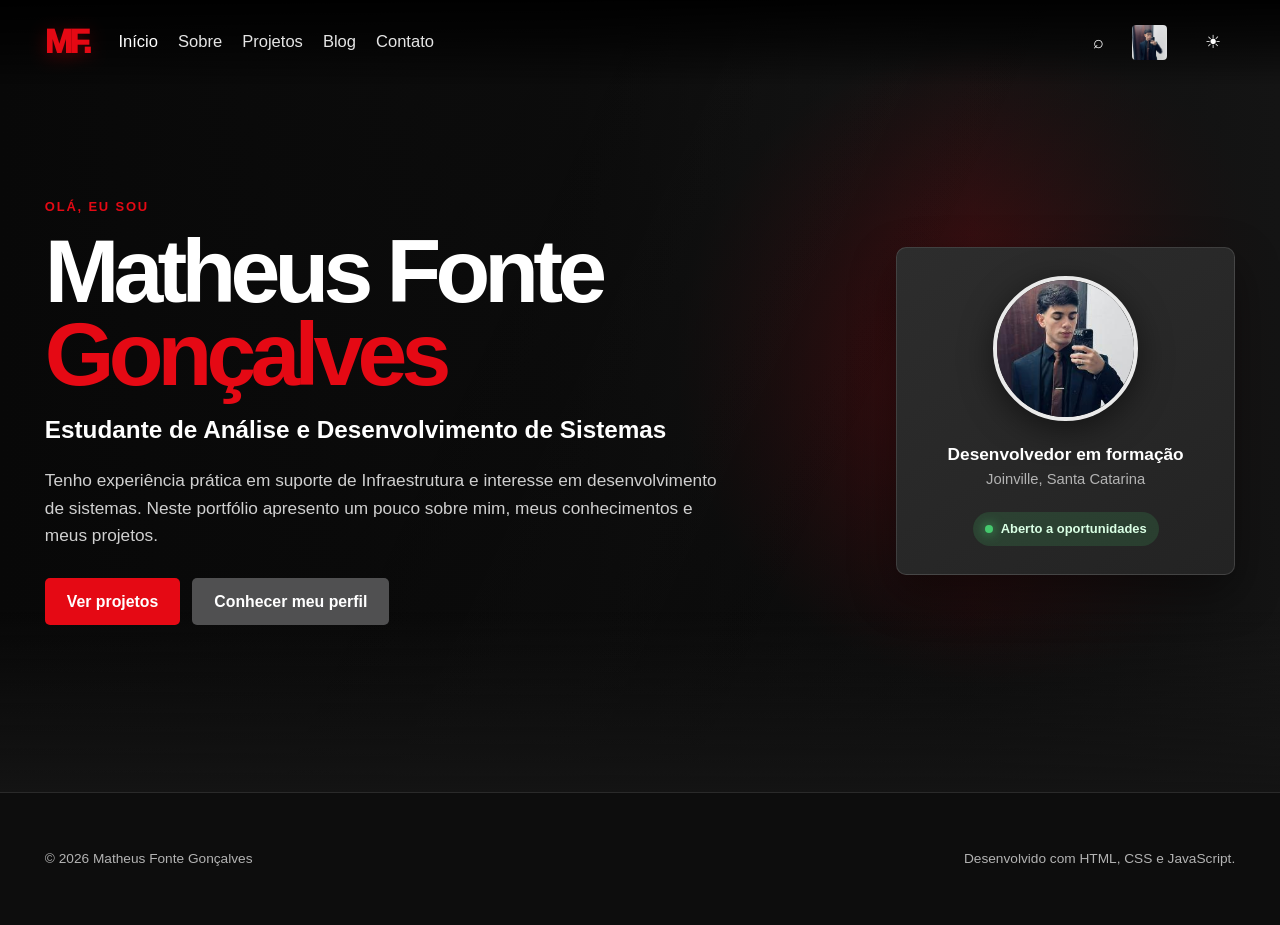
<file: index.html>
<!DOCTYPE html>
<!-- Versão final do portfólio. -->
<html lang="pt-BR">
<head>
  <meta charset="UTF-8">
  <meta name="viewport" content="width=device-width, initial-scale=1.0">
  <meta name="description" content="Portfólio de Matheus Fonte Gonçalves.">
  <title>Matheus Fonte | Portfólio</title>
  <link rel="stylesheet" href="style.css">
  <script src="script.js" defer></script>
</head>
<body>
  <header class="cabecalho">
    <nav class="navegacao container" aria-label="Navegação principal">
      <a class="logo" href="index.html">MF<span>.</span></a>
      <button class="menu-botao" type="button" aria-label="Abrir menu" aria-expanded="false">☰</button>
      <div class="menu">
        <a href="index.html" aria-current="page">Início</a>
        <a href="sobre/index.html">Sobre</a>
        <a href="projetos/index.html">Projetos</a>
        <a href="blog/index.html">Blog</a>
        <a href="contato/index.html">Contato</a>
      </div>
      <button class="tema-botao" type="button" aria-label="Alternar tema"><span class="tema-icone">☾</span></button>
    </nav>
  </header>

  <main>
    <section class="inicio container">
      <div class="inicio-texto">
        <p class="destaque">OLÁ, EU SOU</p>
        <h1>Matheus Fonte<br><span>Gonçalves</span></h1>
        <h2>Estudante de Análise e Desenvolvimento de Sistemas</h2>
        <p>
          Tenho experiência prática em suporte de Infraestrutura e interesse em
          desenvolvimento de sistemas. Neste portfólio apresento um pouco
          sobre mim, meus conhecimentos e meus projetos.
        </p>
        <div class="inicio-acoes">
          <a class="botao primario" href="projetos/index.html">Ver projetos</a>
          <a class="botao secundario" href="sobre/index.html">Conhecer meu perfil</a>
        </div>
      </div>

      <div class="cartao-perfil">
        <div class="avatar">
          <img src="assets/foto-github-matheus.png" alt="Foto de Matheus Fonte Gonçalves">
        </div>
        <strong>Desenvolvedor em formação</strong>
        <span>Joinville, Santa Catarina</span>
        <div class="status"><i></i> Aberto a oportunidades</div>
      </div>
    </section>
  </main>

  <footer>
    <div class="container">
      <span>© <span id="ano"></span> Matheus Fonte Gonçalves</span>
      <span>Desenvolvido com HTML, CSS e JavaScript.</span>
    </div>
  </footer>
</body>
</html>
</file>
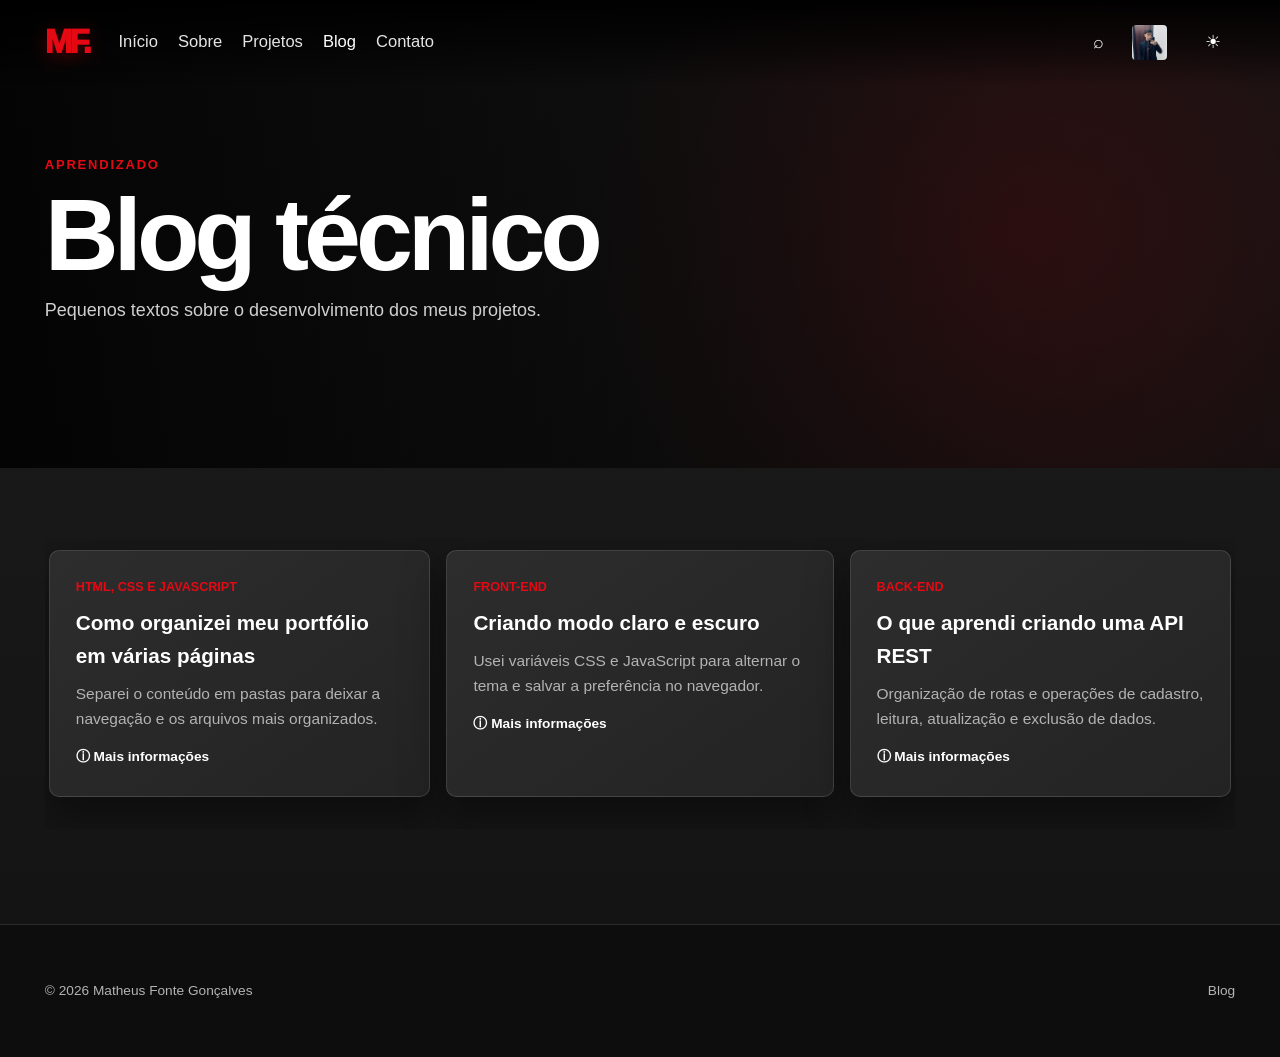
<file: blog/index.html>
<!DOCTYPE html>
<!-- Versão final do portfólio. -->
<html lang="pt-BR">
<head>
  <meta charset="UTF-8">
  <meta name="viewport" content="width=device-width, initial-scale=1.0">
  <title>Blog | Matheus Fonte</title>
  <link rel="stylesheet" href="../style.css">
  <script src="../script.js" defer></script>
</head>
<body>
  <header class="cabecalho">
    <nav class="navegacao container">
      <a class="logo" href="../index.html">MF<span>.</span></a>
      <button class="menu-botao" type="button" aria-label="Abrir menu" aria-expanded="false">☰</button>
      <div class="menu">
        <a href="../index.html">Início</a>
        <a href="../sobre/index.html">Sobre</a>
        <a href="../projetos/index.html">Projetos</a>
        <a href="index.html" aria-current="page">Blog</a>
        <a href="../contato/index.html">Contato</a>
      </div>
      <button class="tema-botao" type="button" aria-label="Alternar tema"><span class="tema-icone">☾</span></button>
    </nav>
  </header>

  <main>
    <section class="pagina-topo container">
      <p class="secao-etiqueta">APRENDIZADO</p>
      <h1>Blog técnico</h1>
      <p>Pequenos textos sobre o desenvolvimento dos meus projetos.</p>
    </section>
    <section class="secao fundo-alternativo">
      <div class="container blog-grid">
        <article class="blog-card">
          <span>HTML, CSS E JAVASCRIPT</span>
          <h2>Como organizei meu portfólio em várias páginas</h2>
          <p>Separei o conteúdo em pastas para deixar a navegação e os arquivos mais organizados.</p>
        </article>
        <article class="blog-card">
          <span>FRONT-END</span>
          <h2>Criando modo claro e escuro</h2>
          <p>Usei variáveis CSS e JavaScript para alternar o tema e salvar a preferência no navegador.</p>
        </article>
        <article class="blog-card">
          <span>BACK-END</span>
          <h2>O que aprendi criando uma API REST</h2>
          <p>Organização de rotas e operações de cadastro, leitura, atualização e exclusão de dados.</p>
        </article>
      </div>
    </section>
  </main>

  <footer><div class="container"><span>© <span id="ano"></span> Matheus Fonte Gonçalves</span><span>Blog</span></div></footer>
</body>
</html>
</file>
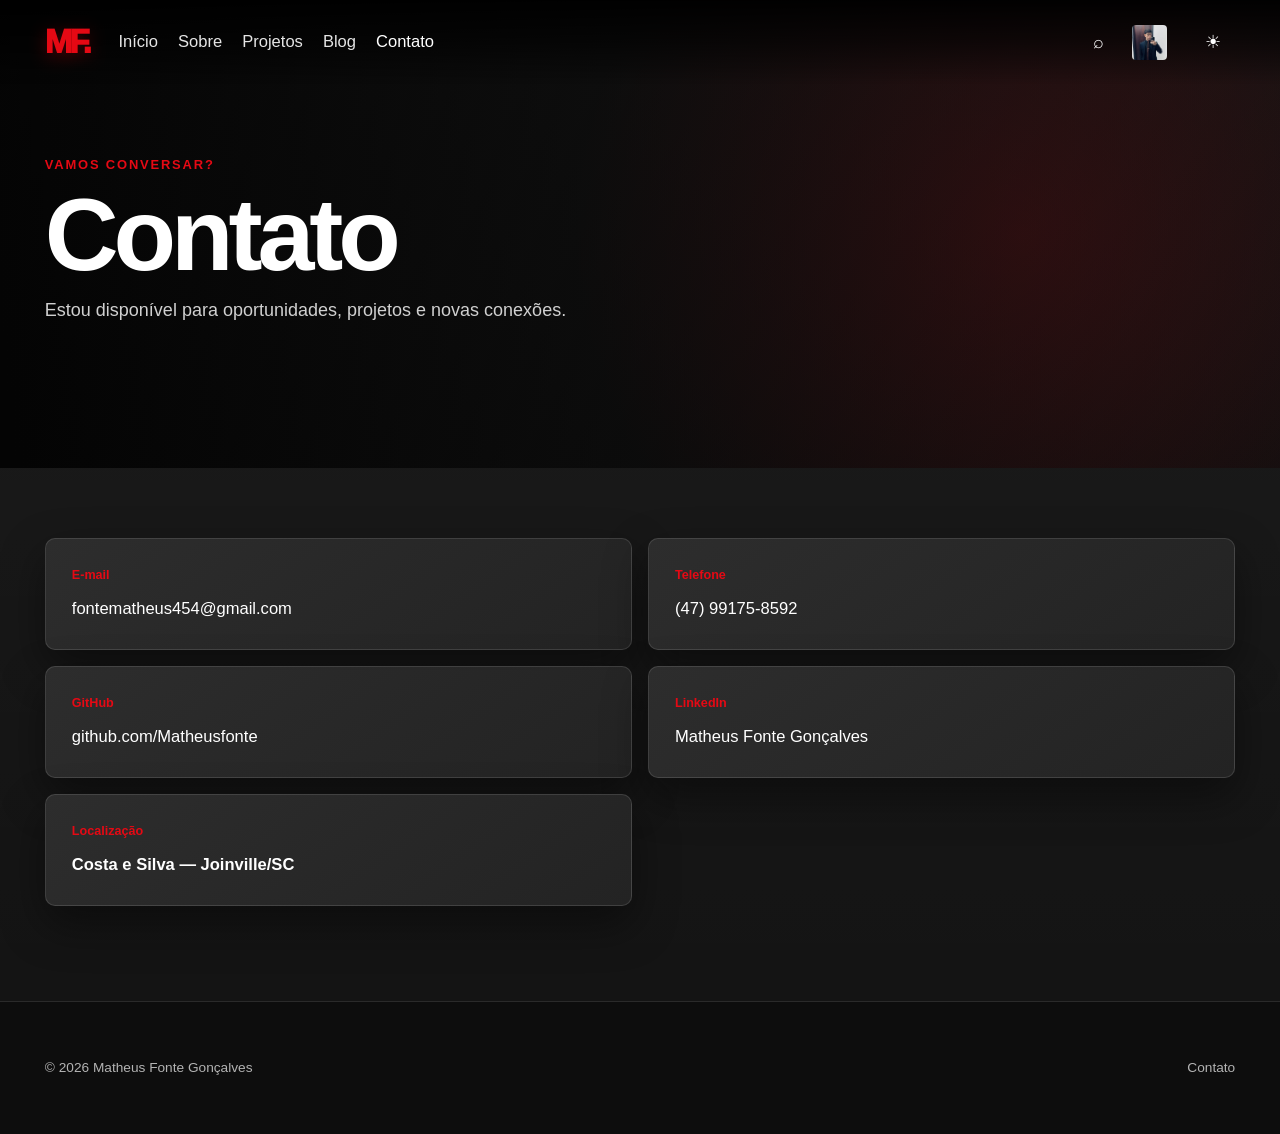
<file: contato/index.html>
<!DOCTYPE html>
<!-- Versão final do portfólio. -->
<html lang="pt-BR">
<head>
  <meta charset="UTF-8">
  <meta name="viewport" content="width=device-width, initial-scale=1.0">
  <title>Contato | Matheus Fonte</title>
  <link rel="stylesheet" href="../style.css">
  <script src="../script.js" defer></script>
</head>
<body>
  <header class="cabecalho">
    <nav class="navegacao container">
      <a class="logo" href="../index.html">MF<span>.</span></a>
      <button class="menu-botao" type="button" aria-label="Abrir menu" aria-expanded="false">☰</button>
      <div class="menu">
        <a href="../index.html">Início</a>
        <a href="../sobre/index.html">Sobre</a>
        <a href="../projetos/index.html">Projetos</a>
        <a href="../blog/index.html">Blog</a>
        <a href="index.html" aria-current="page">Contato</a>
      </div>
      <button class="tema-botao" type="button" aria-label="Alternar tema"><span class="tema-icone">☾</span></button>
    </nav>
  </header>

  <main>
    <section class="pagina-topo container">
      <p class="secao-etiqueta">VAMOS CONVERSAR?</p>
      <h1>Contato</h1>
      <p>Estou disponível para oportunidades, projetos e novas conexões.</p>
    </section>
    <section class="secao fundo-alternativo">
      <div class="container contato-pagina">
        <article>
          <span>E-mail</span>
          <a href="mailto:fontematheus454@gmail.com">fontematheus454@gmail.com</a>
        </article>
        <article>
          <span>Telefone</span>
          <a href="tel:+5547991758592">(47) 99175-8592</a>
        </article>
        <article>
          <span>GitHub</span>
          <a href="https://github.com/Matheusfonte" target="_blank" rel="noopener noreferrer">github.com/Matheusfonte</a>
        </article>
        <article>
          <span>LinkedIn</span>
          <a href="https://www.linkedin.com/in/matheus-fonte-goncalves" target="_blank" rel="noopener noreferrer">Matheus Fonte Gonçalves</a>
        </article>
        <article>
          <span>Localização</span>
          <strong>Costa e Silva — Joinville/SC</strong>
        </article>
      </div>
    </section>
  </main>

  <footer><div class="container"><span>© <span id="ano"></span> Matheus Fonte Gonçalves</span><span>Contato</span></div></footer>
</body>
</html>
</file>
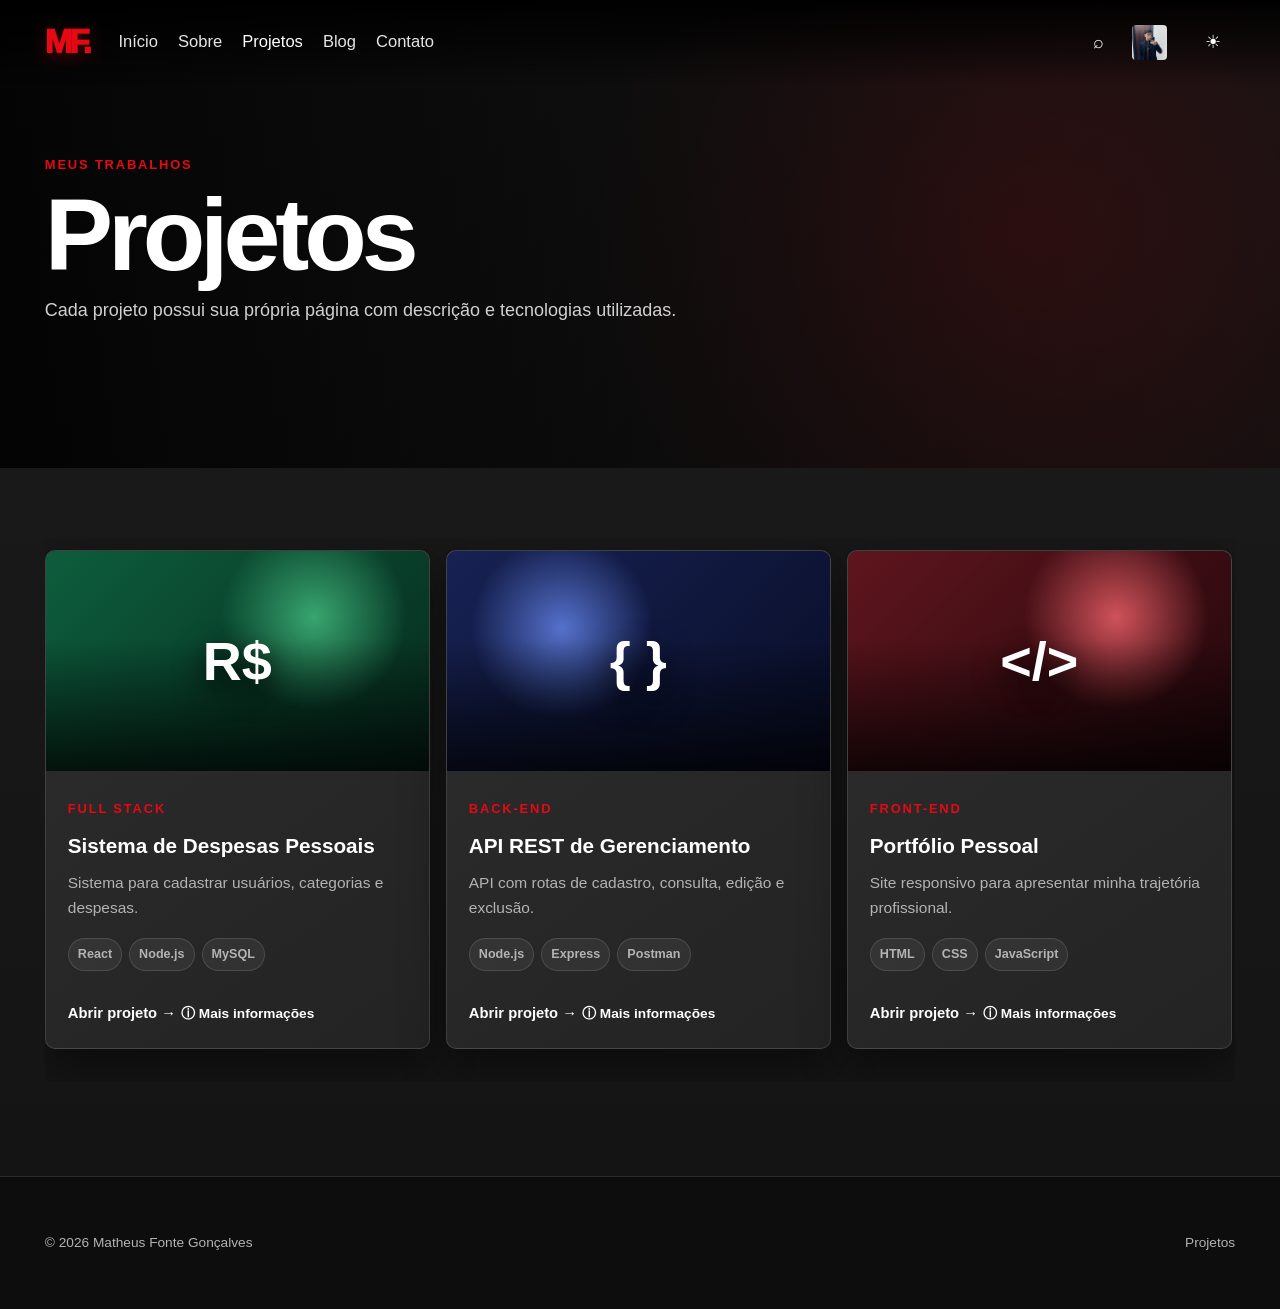
<file: projetos/index.html>
<!DOCTYPE html>
<!-- Versão final do portfólio. -->
<html lang="pt-BR">
<head>
  <meta charset="UTF-8">
  <meta name="viewport" content="width=device-width, initial-scale=1.0">
  <title>Projetos | Matheus Fonte</title>
  <link rel="stylesheet" href="../style.css">
  <script src="../script.js" defer></script>
</head>
<body>
  <header class="cabecalho">
    <nav class="navegacao container">
      <a class="logo" href="../index.html">MF<span>.</span></a>
      <button class="menu-botao" type="button" aria-label="Abrir menu" aria-expanded="false">☰</button>
      <div class="menu">
        <a href="../index.html">Início</a>
        <a href="../sobre/index.html">Sobre</a>
        <a href="index.html" aria-current="page">Projetos</a>
        <a href="../blog/index.html">Blog</a>
        <a href="../contato/index.html">Contato</a>
      </div>
      <button class="tema-botao" type="button" aria-label="Alternar tema"><span class="tema-icone">☾</span></button>
    </nav>
  </header>

  <main>
    <section class="pagina-topo container">
      <p class="secao-etiqueta">MEUS TRABALHOS</p>
      <h1>Projetos</h1>
      <p>Cada projeto possui sua própria página com descrição e tecnologias utilizadas.</p>
    </section>

    <section class="secao fundo-alternativo">
      <div class="container projetos-grid">
        <article class="projeto-card">
          <div class="projeto-imagem financeiro"><span>R$</span></div>
          <div class="projeto-conteudo">
            <small>FULL STACK</small>
            <h2>Sistema de Despesas Pessoais</h2>
            <p>Sistema para cadastrar usuários, categorias e despesas.</p>
            <div class="tags"><span>React</span><span>Node.js</span><span>MySQL</span></div>
            <a href="despesas/index.html">Abrir projeto →</a>
          </div>
        </article>
        <article class="projeto-card">
          <div class="projeto-imagem api"><span>{ }</span></div>
          <div class="projeto-conteudo">
            <small>BACK-END</small>
            <h2>API REST de Gerenciamento</h2>
            <p>API com rotas de cadastro, consulta, edição e exclusão.</p>
            <div class="tags"><span>Node.js</span><span>Express</span><span>Postman</span></div>
            <a href="api-rest/index.html">Abrir projeto →</a>
          </div>
        </article>
        <article class="projeto-card">
          <div class="projeto-imagem portfolio"><span>&lt;/&gt;</span></div>
          <div class="projeto-conteudo">
            <small>FRONT-END</small>
            <h2>Portfólio Pessoal</h2>
            <p>Site responsivo para apresentar minha trajetória profissional.</p>
            <div class="tags"><span>HTML</span><span>CSS</span><span>JavaScript</span></div>
            <a href="portfolio/index.html">Abrir projeto →</a>
          </div>
        </article>
        <article class="projeto-card">
          <div class="projeto-imagem petshop"><span>🐾</span></div>
          <div class="projeto-conteudo">
            <small>FRONT-END</small>
            <h2>Pet Shop</h2>
            <p>Site para apresentar produtos, serviços e cuidados disponíveis para animais de estimação.</p>
            <div class="tags"><span>HTML</span><span>CSS</span><span>JavaScript</span></div>
            <a href="pet-shop/index.html">Abrir projeto →</a>
          </div>
        </article>
      </div>
    </section>
  </main>

  <footer><div class="container"><span>© <span id="ano"></span> Matheus Fonte Gonçalves</span><span>Projetos</span></div></footer>
</body>
</html>
</file>
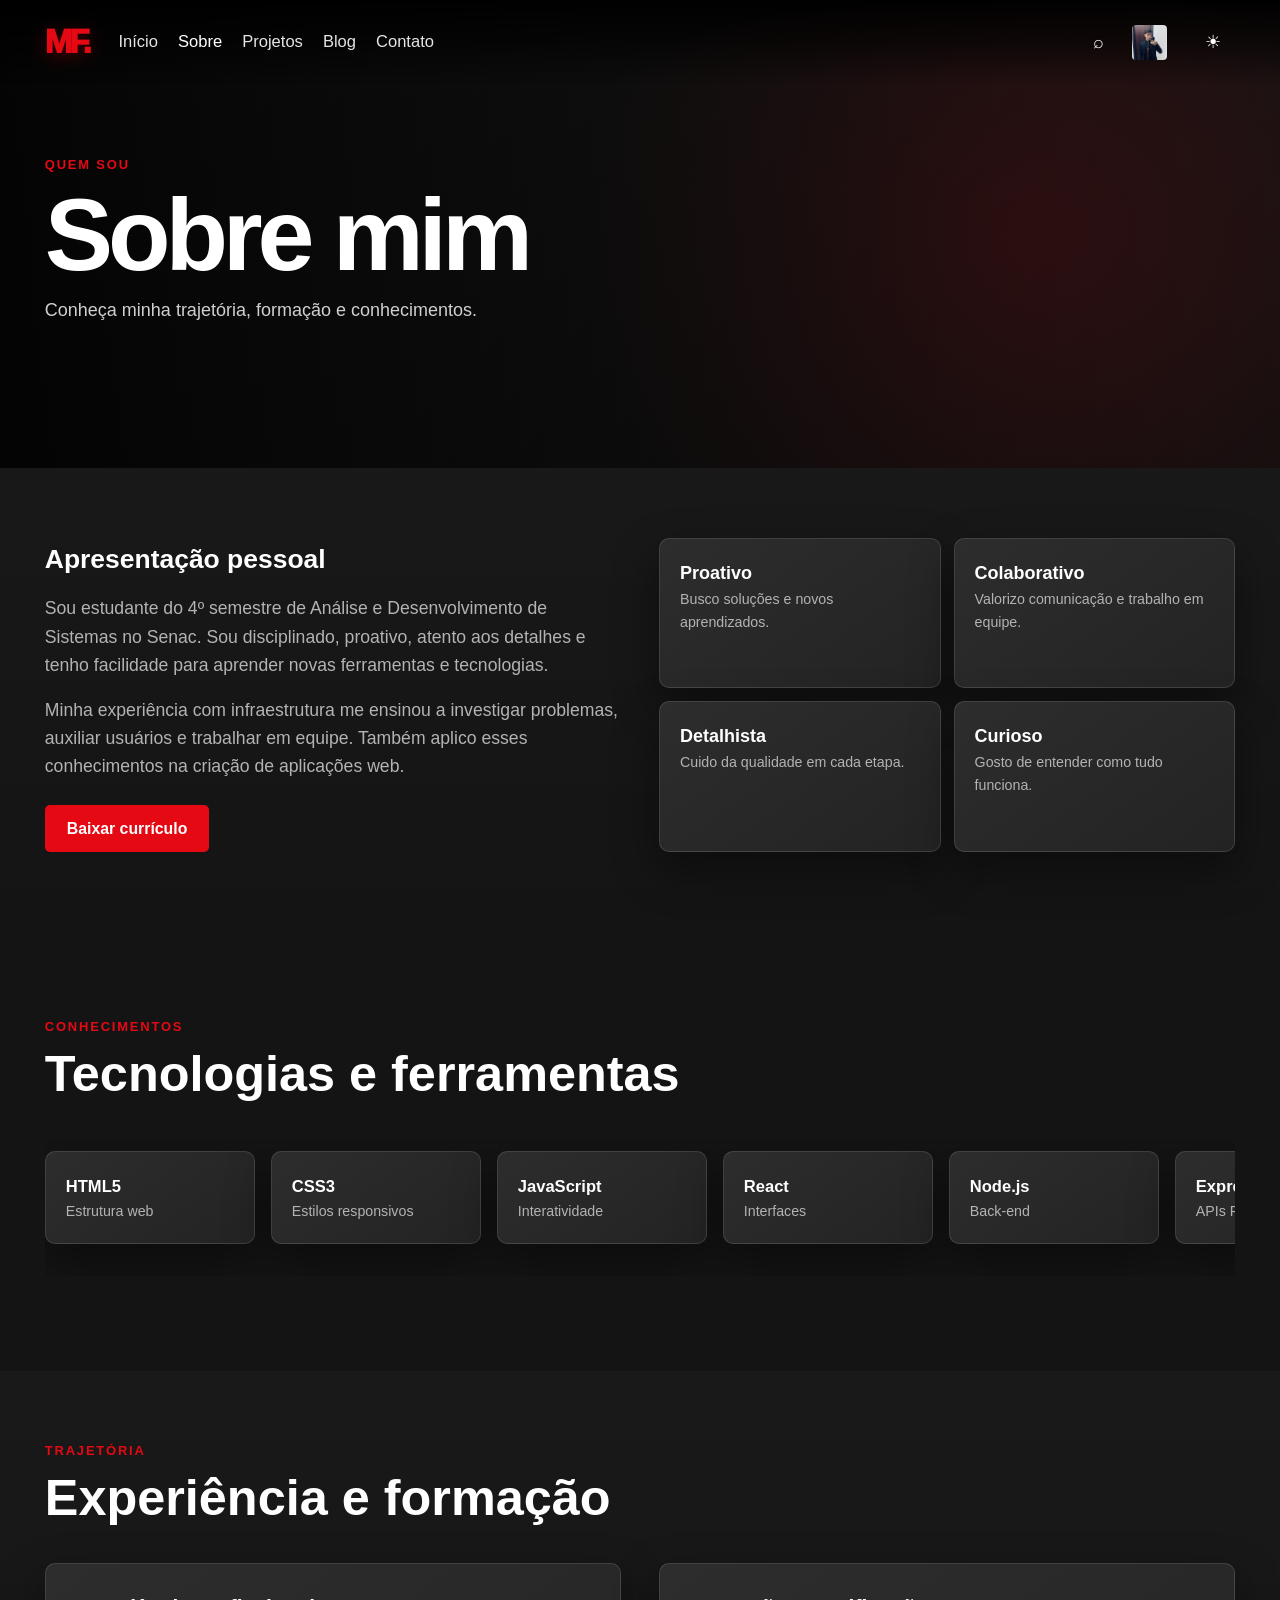
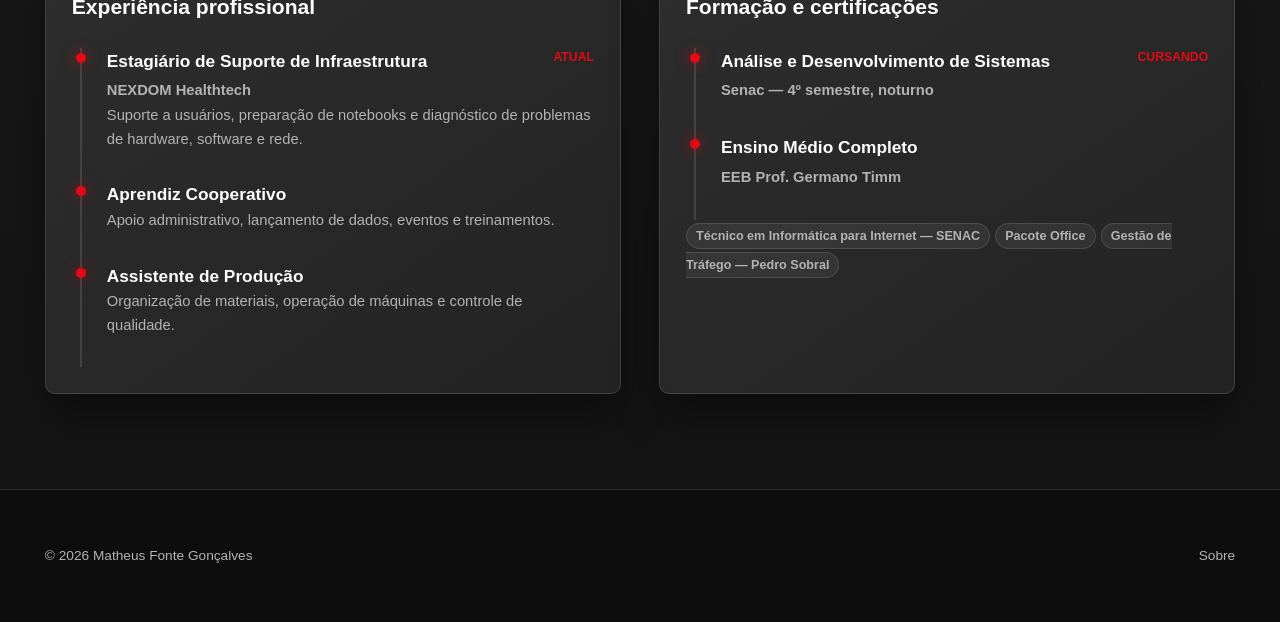
<file: sobre/index.html>
<!DOCTYPE html>
<!-- Versão final do portfólio. -->
<html lang="pt-BR">
<head>
  <meta charset="UTF-8">
  <meta name="viewport" content="width=device-width, initial-scale=1.0">
  <title>Sobre | Matheus Fonte</title>
  <link rel="stylesheet" href="../style.css">
  <script src="../script.js" defer></script>
</head>
<body>
  <header class="cabecalho">
    <nav class="navegacao container">
      <a class="logo" href="../index.html">MF<span>.</span></a>
      <button class="menu-botao" type="button" aria-label="Abrir menu" aria-expanded="false">☰</button>
      <div class="menu">
        <a href="../index.html">Início</a>
        <a href="index.html" aria-current="page">Sobre</a>
        <a href="../projetos/index.html">Projetos</a>
        <a href="../blog/index.html">Blog</a>
        <a href="../contato/index.html">Contato</a>
      </div>
      <button class="tema-botao" type="button" aria-label="Alternar tema"><span class="tema-icone">☾</span></button>
    </nav>
  </header>

  <main>
    <section class="pagina-topo container">
      <p class="secao-etiqueta">QUEM SOU</p>
      <h1>Sobre mim</h1>
      <p>Conheça minha trajetória, formação e conhecimentos.</p>
    </section>

    <section class="secao fundo-alternativo">
      <div class="container sobre-grid">
        <div>
          <h2>Apresentação pessoal</h2>
          <p>
            Sou estudante do 4º semestre de Análise e Desenvolvimento de
            Sistemas no Senac. Sou disciplinado, proativo, atento aos detalhes
            e tenho facilidade para aprender novas ferramentas e tecnologias.
          </p>
          <p>
            Minha experiência com infraestrutura me ensinou a investigar
            problemas, auxiliar usuários e trabalhar em equipe. Também aplico
            esses conhecimentos na criação de aplicações web.
          </p>
          <a class="botao primario botao-curriculo" href="../assets/curriculo-matheus-fonte-goncalves.pdf" download>Baixar currículo</a>
        </div>
        <div class="qualidades">
          <article><strong>Proativo</strong><span>Busco soluções e novos aprendizados.</span></article>
          <article><strong>Colaborativo</strong><span>Valorizo comunicação e trabalho em equipe.</span></article>
          <article><strong>Detalhista</strong><span>Cuido da qualidade em cada etapa.</span></article>
          <article><strong>Curioso</strong><span>Gosto de entender como tudo funciona.</span></article>
        </div>
      </div>
    </section>

    <section class="secao container">
      <p class="secao-etiqueta">CONHECIMENTOS</p>
      <h2 class="secao-titulo">Tecnologias e ferramentas</h2>
      <div class="tecnologias-grid">
        <article><span>HTML5</span><small>Estrutura web</small></article>
        <article><span>CSS3</span><small>Estilos responsivos</small></article>
        <article><span>JavaScript</span><small>Interatividade</small></article>
        <article><span>React</span><small>Interfaces</small></article>
        <article><span>Node.js</span><small>Back-end</small></article>
        <article><span>Express</span><small>APIs REST</small></article>
        <article><span>MySQL</span><small>Banco de dados</small></article>
        <article><span>Git / GitHub</span><small>Versionamento</small></article>
        <article><span>Postman</span><small>Teste de APIs</small></article>
        <article><span>Jest</span><small>Testes automatizados</small></article>
      </div>
    </section>

    <section class="secao fundo-alternativo">
      <div class="container">
        <p class="secao-etiqueta">TRAJETÓRIA</p>
        <h2 class="secao-titulo">Experiência e formação</h2>
        <div class="trajetoria-grid">
          <div>
            <h3>Experiência profissional</h3>
            <article class="linha-tempo">
              <span>ATUAL</span>
              <h4>Estagiário de Suporte de Infraestrutura</h4>
              <strong>NEXDOM Healthtech</strong>
              <p>Suporte a usuários, preparação de notebooks e diagnóstico de problemas de hardware, software e rede.</p>
            </article>
            <article class="linha-tempo">
              <h4>Aprendiz Cooperativo</h4>
              <p>Apoio administrativo, lançamento de dados, eventos e treinamentos.</p>
            </article>
            <article class="linha-tempo">
              <h4>Assistente de Produção</h4>
              <p>Organização de materiais, operação de máquinas e controle de qualidade.</p>
            </article>
          </div>
          <div>
            <h3>Formação e certificações</h3>
            <article class="linha-tempo">
              <span>CURSANDO</span>
              <h4>Análise e Desenvolvimento de Sistemas</h4>
              <strong>Senac — 4º semestre, noturno</strong>
            </article>
            <article class="linha-tempo">
              <h4>Ensino Médio Completo</h4>
              <strong>EEB Prof. Germano Timm</strong>
            </article>
            <div class="certificados">
              <span>Técnico em Informática para Internet — SENAC</span>
              <span>Pacote Office</span>
              <span>Gestão de Tráfego — Pedro Sobral</span>
            </div>
          </div>
        </div>
      </div>
    </section>
  </main>

  <footer><div class="container"><span>© <span id="ano"></span> Matheus Fonte Gonçalves</span><span>Sobre</span></div></footer>
</body>
</html>
</file>
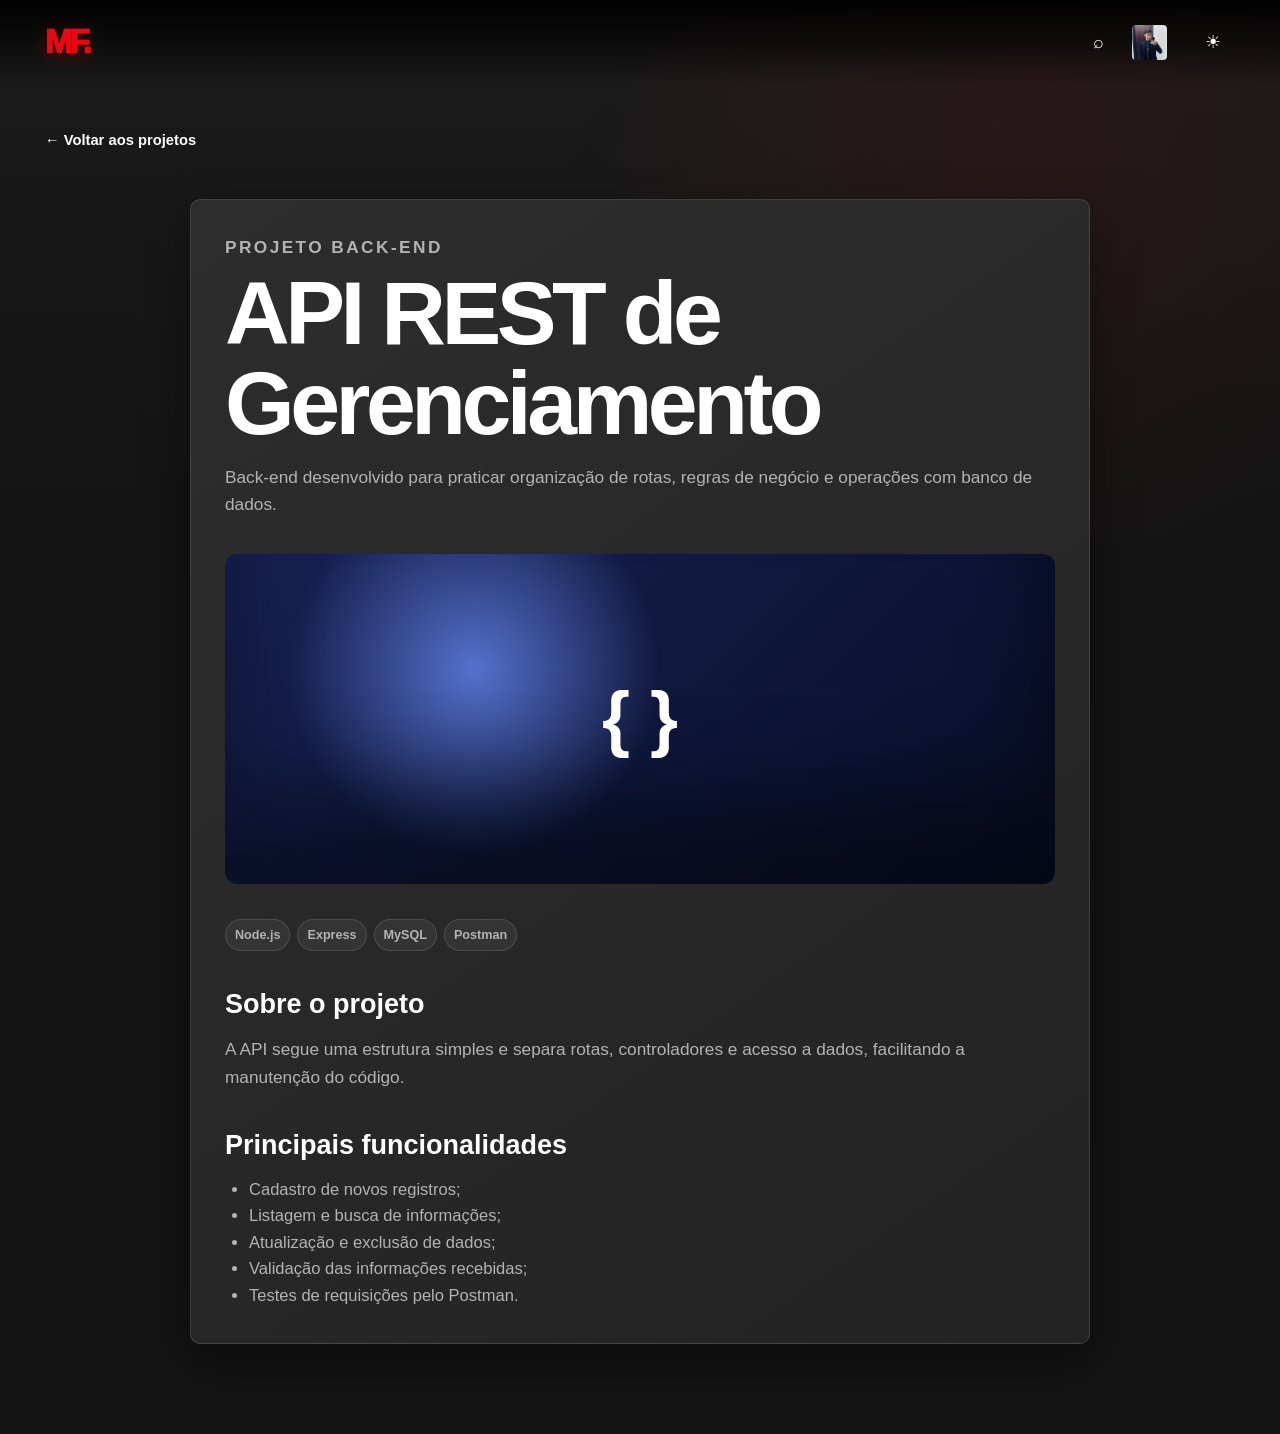
<file: projetos/api-rest/index.html>
<!DOCTYPE html>
<!-- Versão final do portfólio. -->
<html lang="pt-BR">
<head>
  <meta charset="UTF-8">
  <meta name="viewport" content="width=device-width, initial-scale=1.0">
  <title>API REST | Matheus Fonte</title>
  <link rel="stylesheet" href="../../style.css">
  <script src="../../script.js" defer></script>
</head>
<body>
  <header class="cabecalho">
    <nav class="navegacao container">
      <a class="logo" href="../../index.html">MF<span>.</span></a>
      <button class="tema-botao" type="button" aria-label="Alternar tema"><span class="tema-icone">☾</span></button>
    </nav>
  </header>
  <main class="pagina-projeto container">
    <a class="voltar" href="../index.html">← Voltar aos projetos</a>
    <article class="projeto-detalhe">
      <p class="secao-etiqueta">PROJETO BACK-END</p>
      <h1>API REST de Gerenciamento</h1>
      <p>Back-end desenvolvido para praticar organização de rotas, regras de negócio e operações com banco de dados.</p>
      <div class="projeto-banner api">{ }</div>
      <div class="tags"><span>Node.js</span><span>Express</span><span>MySQL</span><span>Postman</span></div>
      <h2>Sobre o projeto</h2>
      <p>A API segue uma estrutura simples e separa rotas, controladores e acesso a dados, facilitando a manutenção do código.</p>
      <h2>Principais funcionalidades</h2>
      <ul>
        <li>Cadastro de novos registros;</li>
        <li>Listagem e busca de informações;</li>
        <li>Atualização e exclusão de dados;</li>
        <li>Validação das informações recebidas;</li>
        <li>Testes de requisições pelo Postman.</li>
      </ul>
    </article>
  </main>
</body>
</html>
</file>
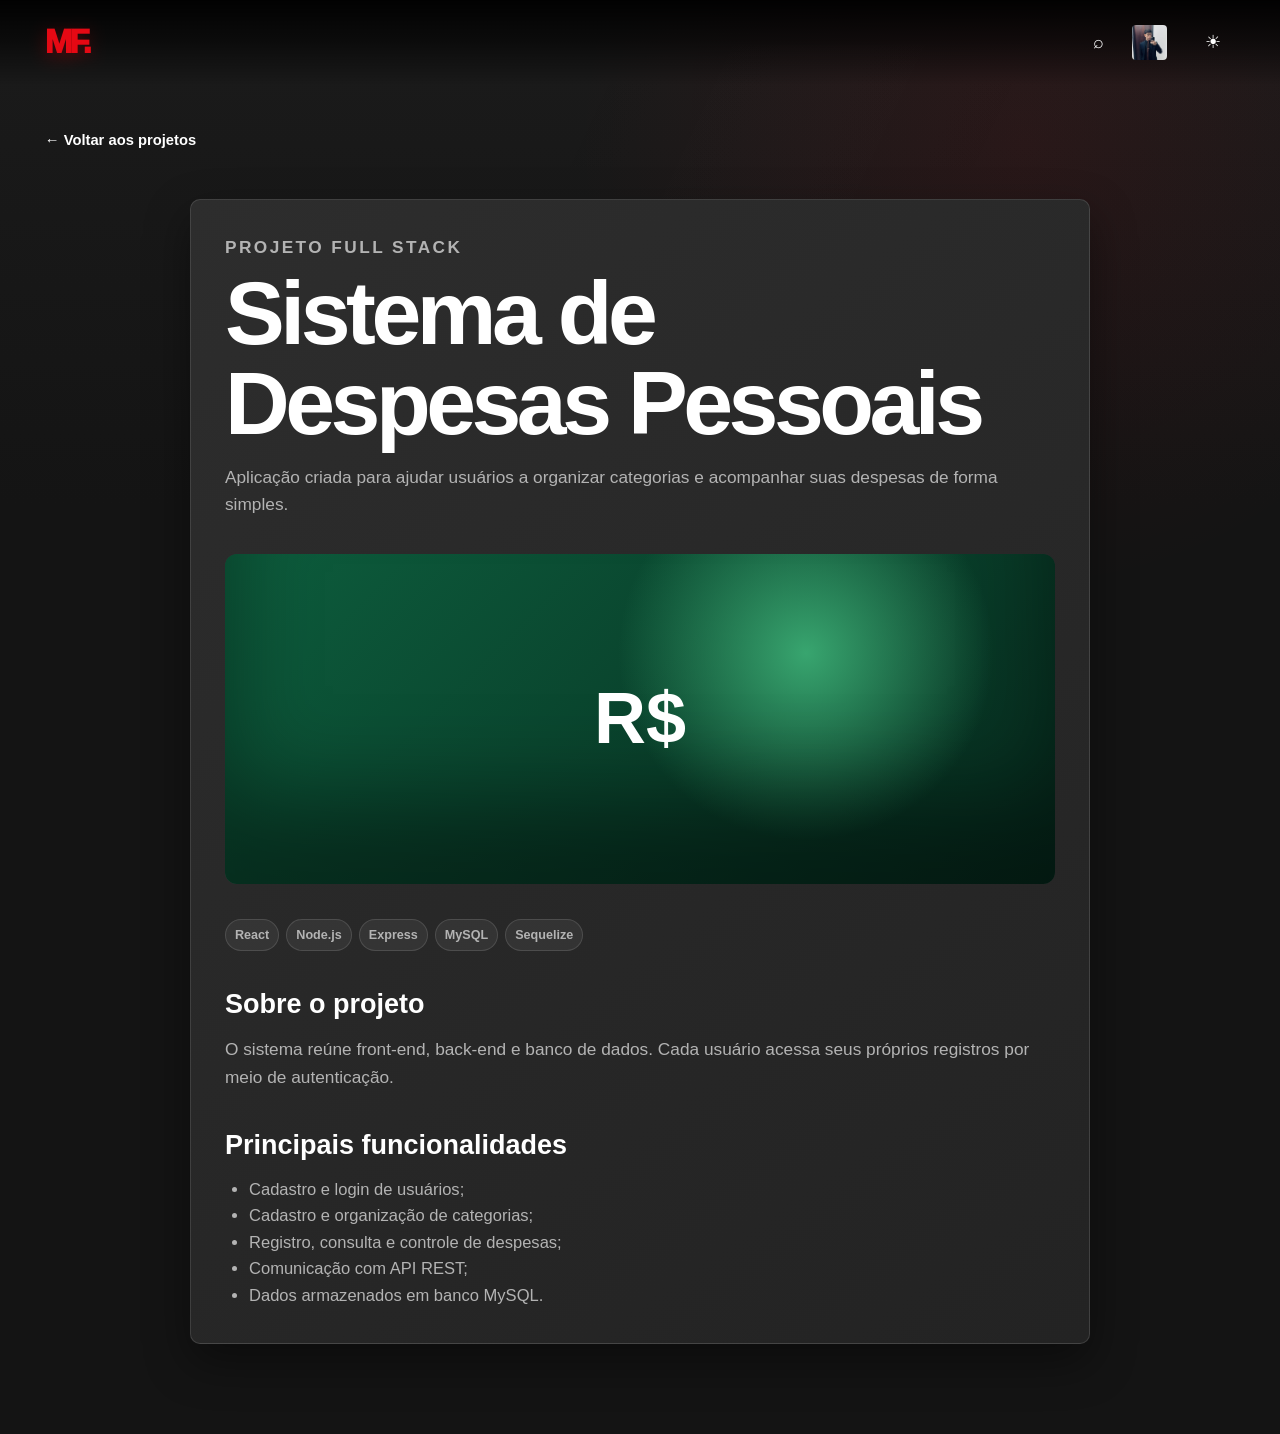
<file: projetos/despesas/index.html>
<!DOCTYPE html>
<!-- Versão final do portfólio. -->
<html lang="pt-BR">
<head>
  <meta charset="UTF-8">
  <meta name="viewport" content="width=device-width, initial-scale=1.0">
  <title>Sistema de Despesas | Matheus Fonte</title>
  <link rel="stylesheet" href="../../style.css">
  <script src="../../script.js" defer></script>
</head>
<body>
  <header class="cabecalho">
    <nav class="navegacao container">
      <a class="logo" href="../../index.html">MF<span>.</span></a>
      <button class="tema-botao" type="button" aria-label="Alternar tema"><span class="tema-icone">☾</span></button>
    </nav>
  </header>
  <main class="pagina-projeto container">
    <a class="voltar" href="../index.html">← Voltar aos projetos</a>
    <article class="projeto-detalhe">
      <p class="secao-etiqueta">PROJETO FULL STACK</p>
      <h1>Sistema de Despesas Pessoais</h1>
      <p>Aplicação criada para ajudar usuários a organizar categorias e acompanhar suas despesas de forma simples.</p>
      <div class="projeto-banner financeiro">R$</div>
      <div class="tags"><span>React</span><span>Node.js</span><span>Express</span><span>MySQL</span><span>Sequelize</span></div>
      <h2>Sobre o projeto</h2>
      <p>O sistema reúne front-end, back-end e banco de dados. Cada usuário acessa seus próprios registros por meio de autenticação.</p>
      <h2>Principais funcionalidades</h2>
      <ul>
        <li>Cadastro e login de usuários;</li>
        <li>Cadastro e organização de categorias;</li>
        <li>Registro, consulta e controle de despesas;</li>
        <li>Comunicação com API REST;</li>
        <li>Dados armazenados em banco MySQL.</li>
      </ul>
    </article>
  </main>
</body>
</html>
</file>
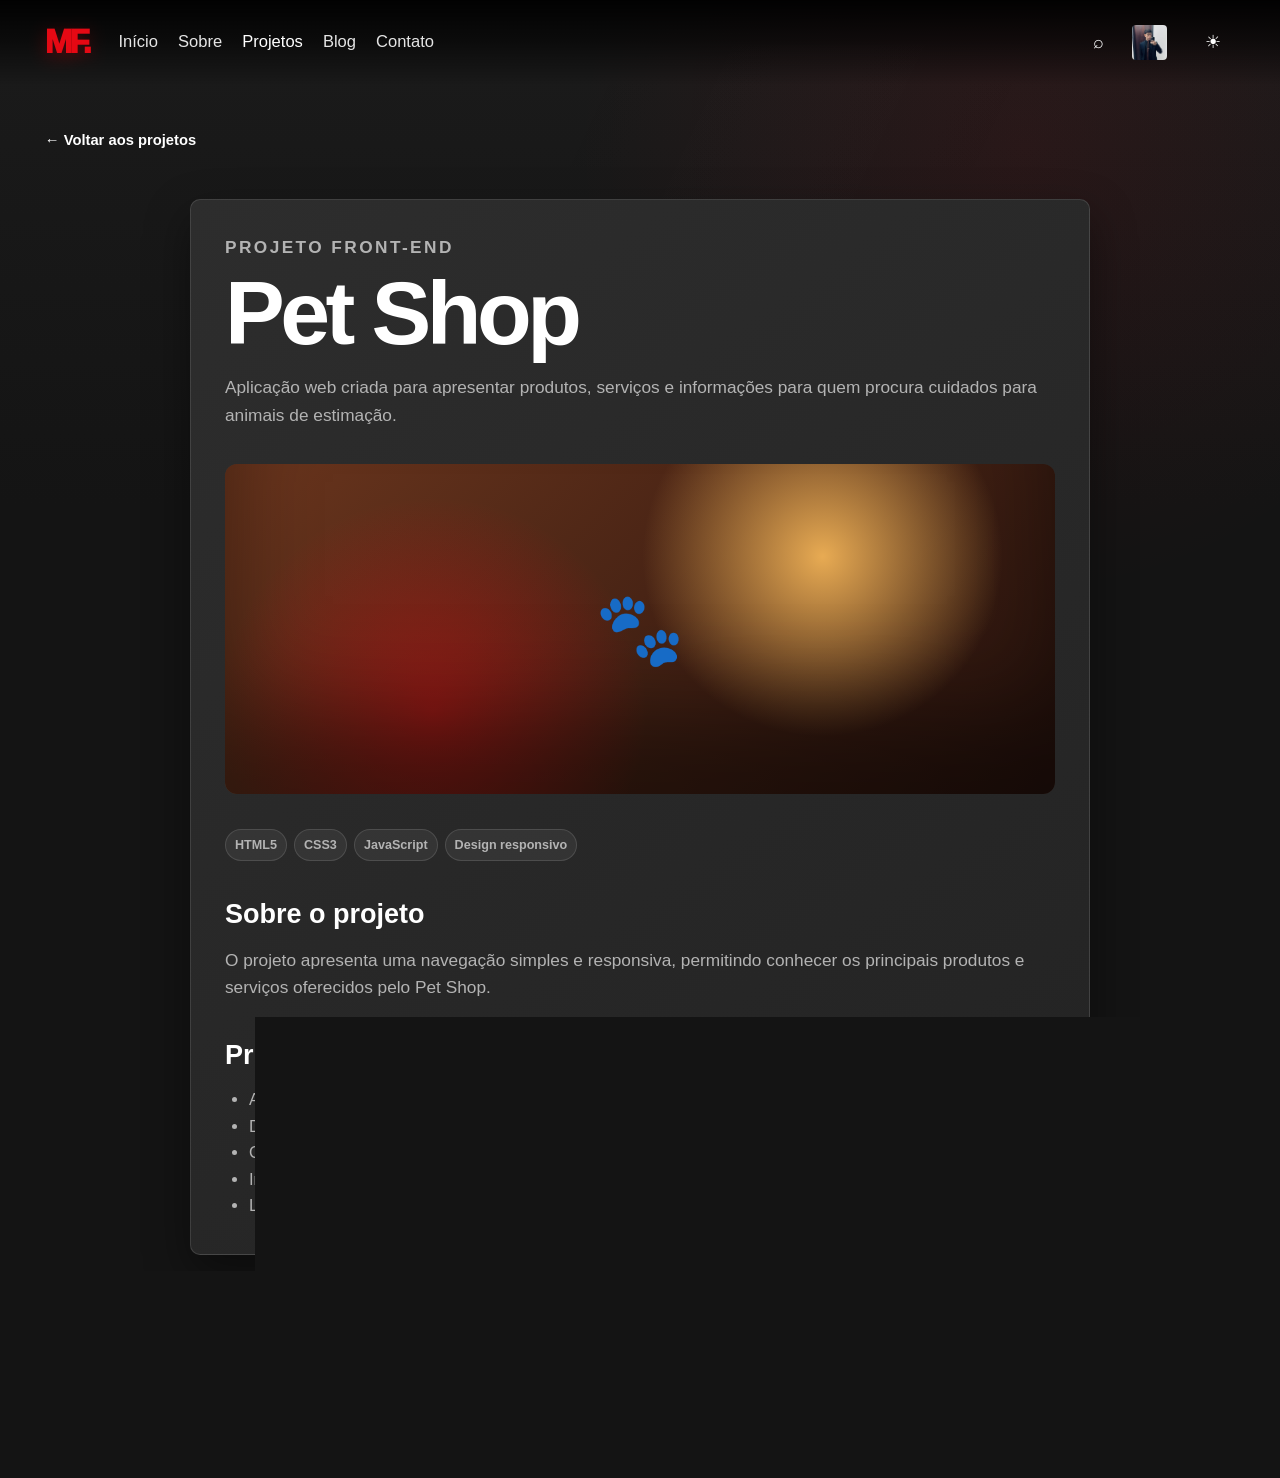
<file: projetos/pet-shop/index.html>
<!DOCTYPE html>
<!-- Versão final do portfólio. -->
<html lang="pt-BR">
<head>
  <meta charset="UTF-8">
  <meta name="viewport" content="width=device-width, initial-scale=1.0">
  <meta name="description" content="Projeto Pet Shop desenvolvido por Matheus Fonte Gonçalves.">
  <title>Pet Shop | Matheus Fonte</title>
  <link rel="stylesheet" href="../../style.css">
  <script src="../../script.js" defer></script>
</head>
<body>
  <header class="cabecalho">
    <nav class="navegacao container" aria-label="Navegação principal">
      <a class="logo" href="../../index.html">MF<span>.</span></a>
      <button class="menu-botao" type="button" aria-label="Abrir menu" aria-expanded="false">☰</button>
      <div class="menu">
        <a href="../../index.html">Início</a>
        <a href="../../sobre/index.html">Sobre</a>
        <a href="../index.html" aria-current="page">Projetos</a>
        <a href="../../blog/index.html">Blog</a>
        <a href="../../contato/index.html">Contato</a>
      </div>
      <button class="tema-botao" type="button" aria-label="Alternar tema"><span class="tema-icone">☾</span></button>
    </nav>
  </header>

  <main class="pagina-projeto container">
    <a class="voltar" href="../index.html">← Voltar aos projetos</a>
    <article class="projeto-detalhe">
      <p class="secao-etiqueta">PROJETO FRONT-END</p>
      <h1>Pet Shop</h1>
      <p>
        Aplicação web criada para apresentar produtos, serviços e informações
        para quem procura cuidados para animais de estimação.
      </p>

      <div class="projeto-banner petshop" aria-hidden="true">🐾</div>

      <div class="tags">
        <span>HTML5</span>
        <span>CSS3</span>
        <span>JavaScript</span>
        <span>Design responsivo</span>
      </div>

      <h2>Sobre o projeto</h2>
      <p>
        O projeto apresenta uma navegação simples e responsiva, permitindo
        conhecer os principais produtos e serviços oferecidos pelo Pet Shop.
      </p>

      <h2>Principais funcionalidades</h2>
      <ul>
        <li>Apresentação de produtos para animais;</li>
        <li>Divulgação de serviços e cuidados;</li>
        <li>Organização por categorias;</li>
        <li>Informações de contato;</li>
        <li>Layout adaptado para computadores e celulares.</li>
      </ul>
    </article>
  </main>

  <footer>
    <div class="container">
      <span>© <span id="ano"></span> Matheus Fonte Gonçalves</span>
      <span>Projeto Pet Shop</span>
    </div>
  </footer>
</body>
</html>
</file>
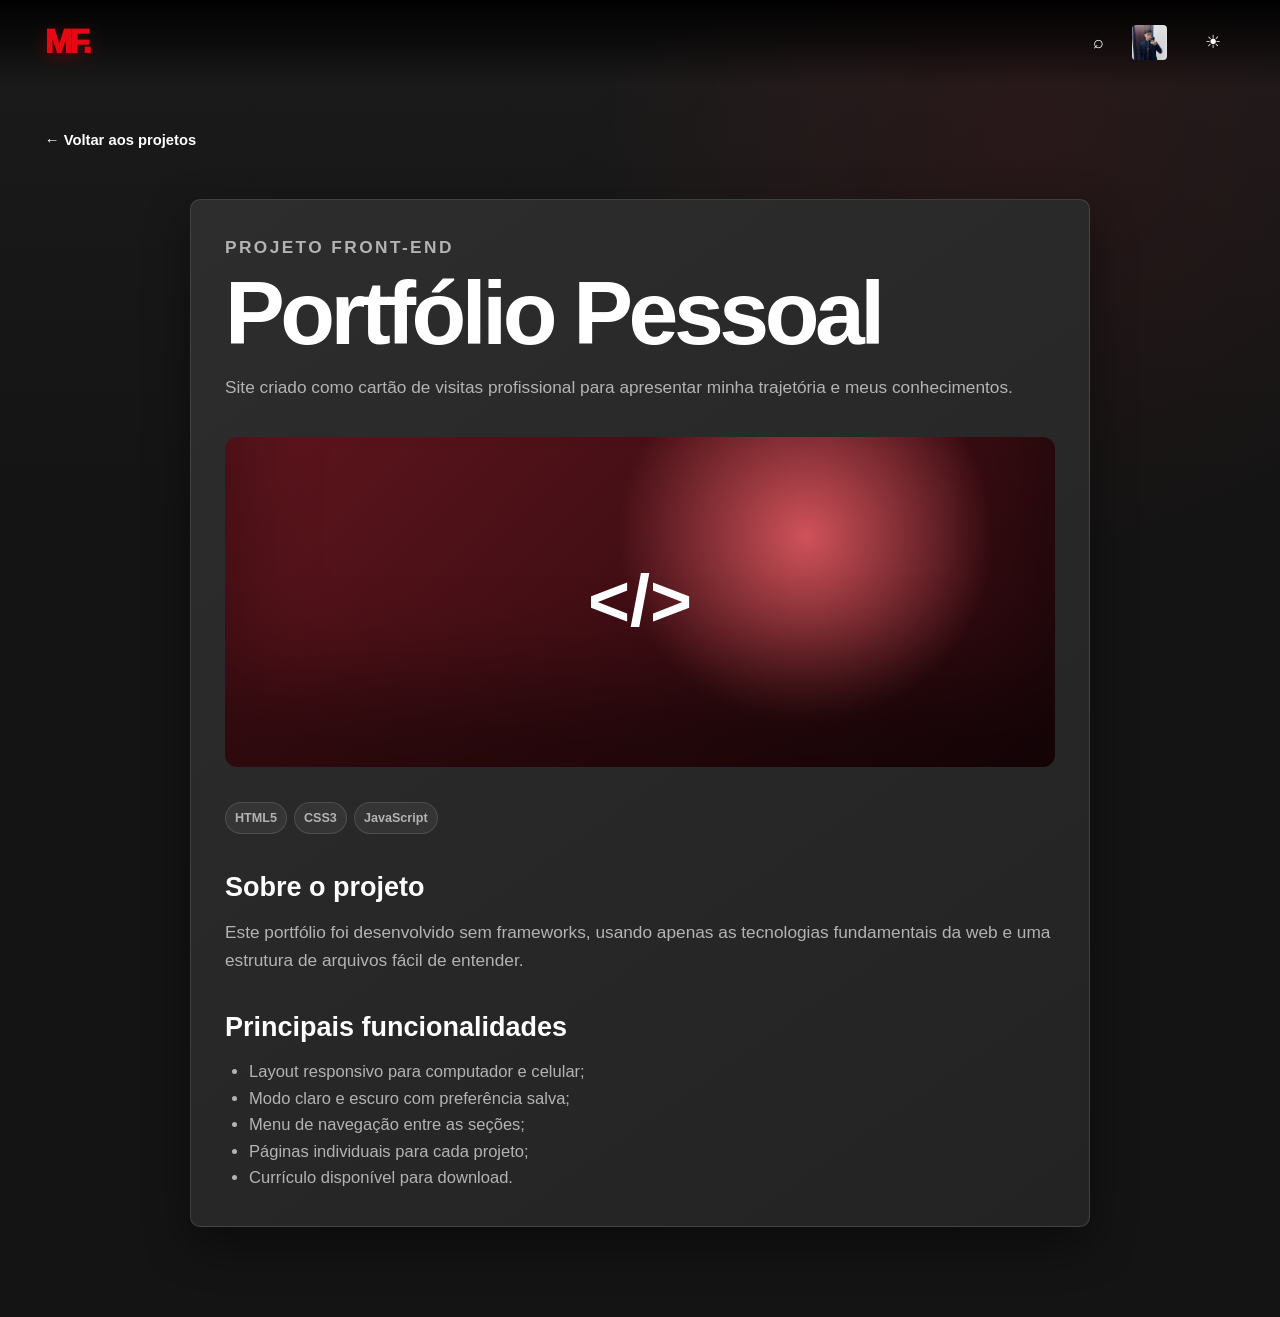
<file: projetos/portfolio/index.html>
<!DOCTYPE html>
<!-- Versão final do portfólio. -->
<html lang="pt-BR">
<head>
  <meta charset="UTF-8">
  <meta name="viewport" content="width=device-width, initial-scale=1.0">
  <title>Portfólio Pessoal | Matheus Fonte</title>
  <link rel="stylesheet" href="../../style.css">
  <script src="../../script.js" defer></script>
</head>
<body>
  <header class="cabecalho">
    <nav class="navegacao container">
      <a class="logo" href="../../index.html">MF<span>.</span></a>
      <button class="tema-botao" type="button" aria-label="Alternar tema"><span class="tema-icone">☾</span></button>
    </nav>
  </header>
  <main class="pagina-projeto container">
    <a class="voltar" href="../index.html">← Voltar aos projetos</a>
    <article class="projeto-detalhe">
      <p class="secao-etiqueta">PROJETO FRONT-END</p>
      <h1>Portfólio Pessoal</h1>
      <p>Site criado como cartão de visitas profissional para apresentar minha trajetória e meus conhecimentos.</p>
      <div class="projeto-banner portfolio">&lt;/&gt;</div>
      <div class="tags"><span>HTML5</span><span>CSS3</span><span>JavaScript</span></div>
      <h2>Sobre o projeto</h2>
      <p>Este portfólio foi desenvolvido sem frameworks, usando apenas as tecnologias fundamentais da web e uma estrutura de arquivos fácil de entender.</p>
      <h2>Principais funcionalidades</h2>
      <ul>
        <li>Layout responsivo para computador e celular;</li>
        <li>Modo claro e escuro com preferência salva;</li>
        <li>Menu de navegação entre as seções;</li>
        <li>Páginas individuais para cada projeto;</li>
        <li>Currículo disponível para download.</li>
      </ul>
    </article>
  </main>
</body>
</html>
</file>
<file: style.css>
/* Versão final: arquivo principal que reúne os módulos visuais do portfólio. */
@import url("styles/base.css");
@import url("styles/components.css");
@import url("styles/pages.css");
@import url("styles/responsive.css");
</file>
